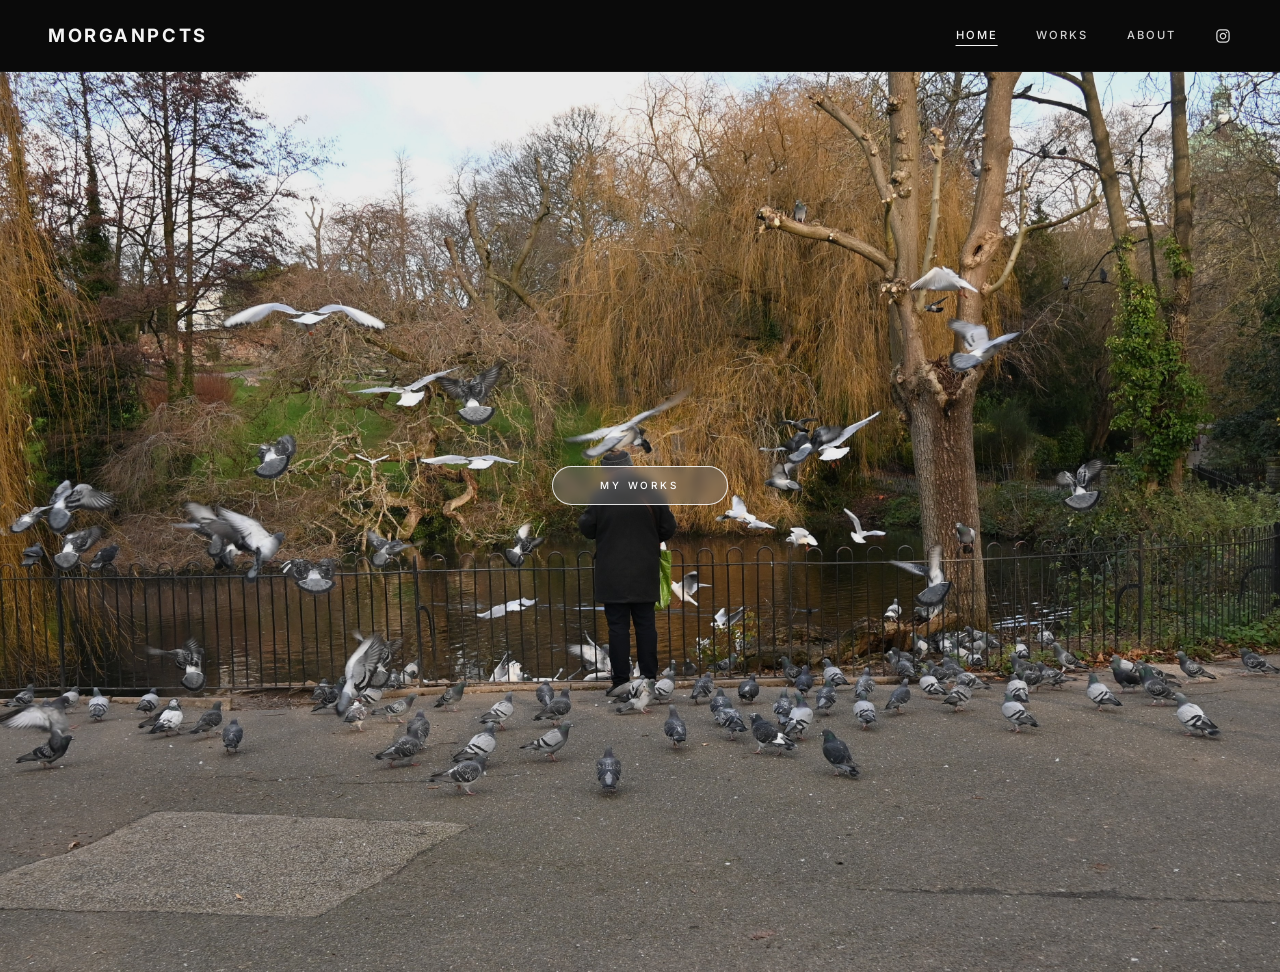
<file: index.html>
<!DOCTYPE html>
<html lang="fr">
  <head>
    <meta charset="UTF-8" />
    <meta name="viewport" content="width=device-width, initial-scale=1.0" />
    <title>morganpcts — Photographie</title>
    <link rel="preconnect" href="https://fonts.googleapis.com" />
    <link rel="preconnect" href="https://fonts.gstatic.com" crossorigin />
    <link
      href="https://fonts.googleapis.com/css2?family=Inter:wght@400;500;600;700&display=swap"
      rel="stylesheet"
    />
    <link rel="stylesheet" href="css/style.css" />
  </head>
  <body>
    <header class="site-header">
      <a href="index.html" class="logo">morganpcts</a>
      <nav class="nav-main">
        <a href="index.html" class="is-active">Home</a>
        <a href="works.html">Works</a>
        <a href="about.html">About</a>
        <a
          href="https://www.instagram.com/morgan_pcts/?hl=fr"
          class="nav-social"
          target="_blank"
          rel="noopener noreferrer"
          aria-label="Instagram"
        >
          <img src="assets/images/instagram.svg" alt="" width="18" height="18" />
        </a>
      </nav>
    </header>

    <main class="hero">
      <img
        class="hero__bg"
        src="assets/images/gm.JPG"
        alt="Portrait — morganpcts"
      />
      <div class="hero__overlay" aria-hidden="true"></div>
      <div class="hero__content">
        <a href="works.html" class="hero__cta">My Works</a>
      </div>
    </main>
  </body>
</html>
</file>
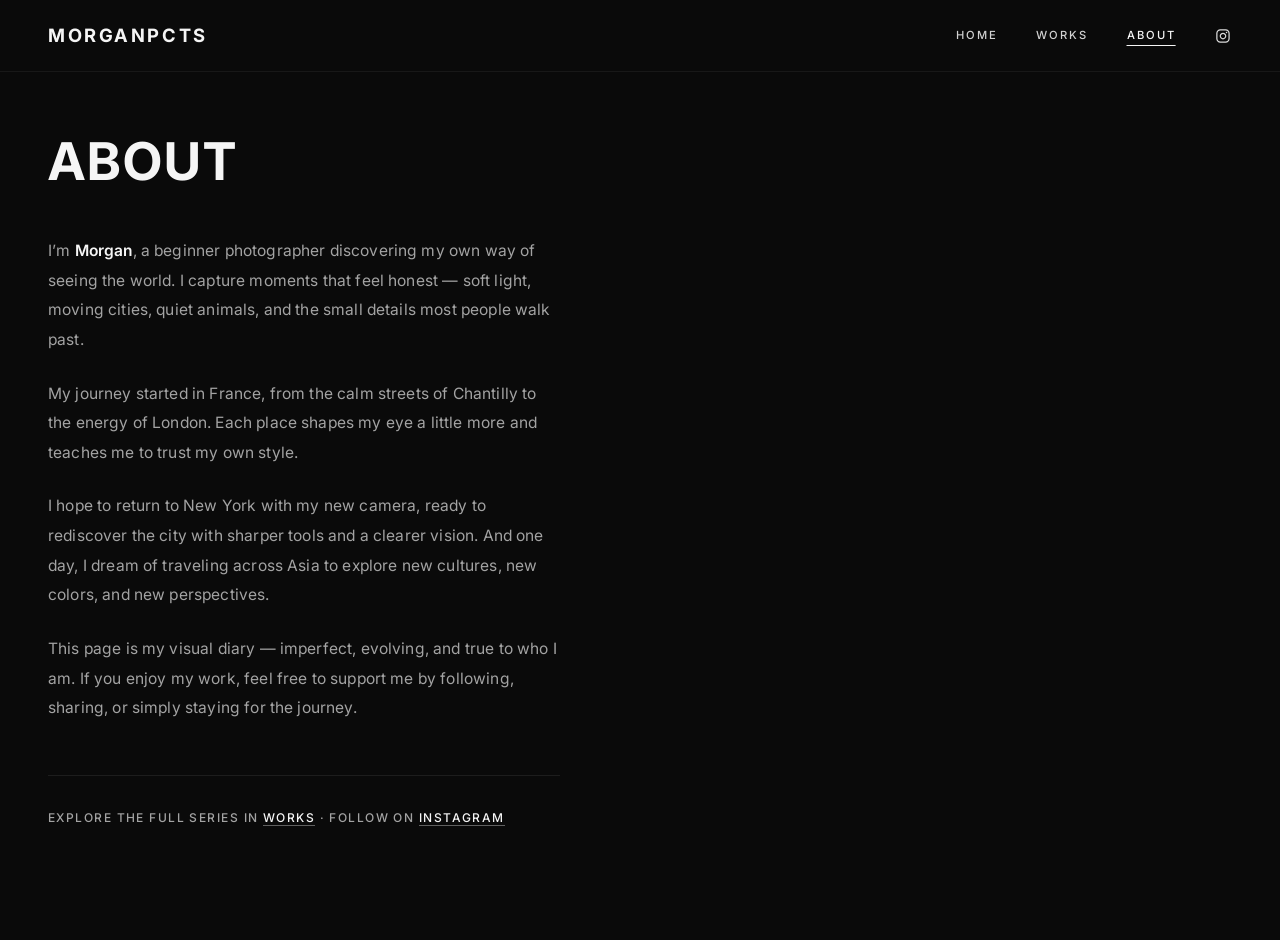
<file: about.html>
<!DOCTYPE html>
<html lang="en">
  <head>
    <meta charset="UTF-8" />
    <meta name="viewport" content="width=device-width, initial-scale=1.0" />
    <title>About — morganpcts</title>
    <link rel="preconnect" href="https://fonts.googleapis.com" />
    <link rel="preconnect" href="https://fonts.gstatic.com" crossorigin />
    <link
      href="https://fonts.googleapis.com/css2?family=Inter:wght@400;500;600;700&display=swap"
      rel="stylesheet"
    />
    <link rel="stylesheet" href="css/style.css" />
  </head>
  <body>
    <header class="site-header">
      <a href="index.html" class="logo">morganpcts</a>
      <nav class="nav-main">
        <a href="index.html">Home</a>
        <a href="works.html">Works</a>
        <a href="about.html" class="is-active">About</a>
        <a
          href="https://www.instagram.com/morgan_pcts/?hl=fr"
          class="nav-social"
          target="_blank"
          rel="noopener noreferrer"
          aria-label="Instagram"
        >
          <img src="assets/images/instagram.svg" alt="" width="18" height="18" />
        </a>
      </nav>
    </header>

    <main class="page-about">
      <header class="page-about__header">
        <h1>About</h1>
      </header>

      <div class="page-about__body">
        <p class="page-about__lead">
          I’m <strong>Morgan</strong>, a beginner photographer discovering my own
          way of seeing the world. I capture moments that feel honest — soft
          light, moving cities, quiet animals, and the small details most people
          walk past.
        </p>

        <p>
          My journey started in France, from the calm streets of Chantilly to the
          energy of London. Each place shapes my eye a little more and teaches me
          to trust my own style.
        </p>

        <p>
          I hope to return to New York with my new camera, ready to rediscover the
          city with sharper tools and a clearer vision. And one day, I dream of
          traveling across Asia to explore new cultures, new colors, and new
          perspectives.
        </p>

        <p>
          This page is my visual diary — imperfect, evolving, and true to who I am.
          If you enjoy my work, feel free to support me by following, sharing, or
          simply staying for the journey.
        </p>
      </div>

      <footer class="page-about__footer">
        <p>
          Explore the full series in
          <a href="works.html">Works</a>
          · Follow on
          <a
            href="https://www.instagram.com/morgan_pcts/?hl=fr"
            target="_blank"
            rel="noopener noreferrer"
            >Instagram</a
          >
        </p>
      </footer>
    </main>
  </body>
</html>
</file>
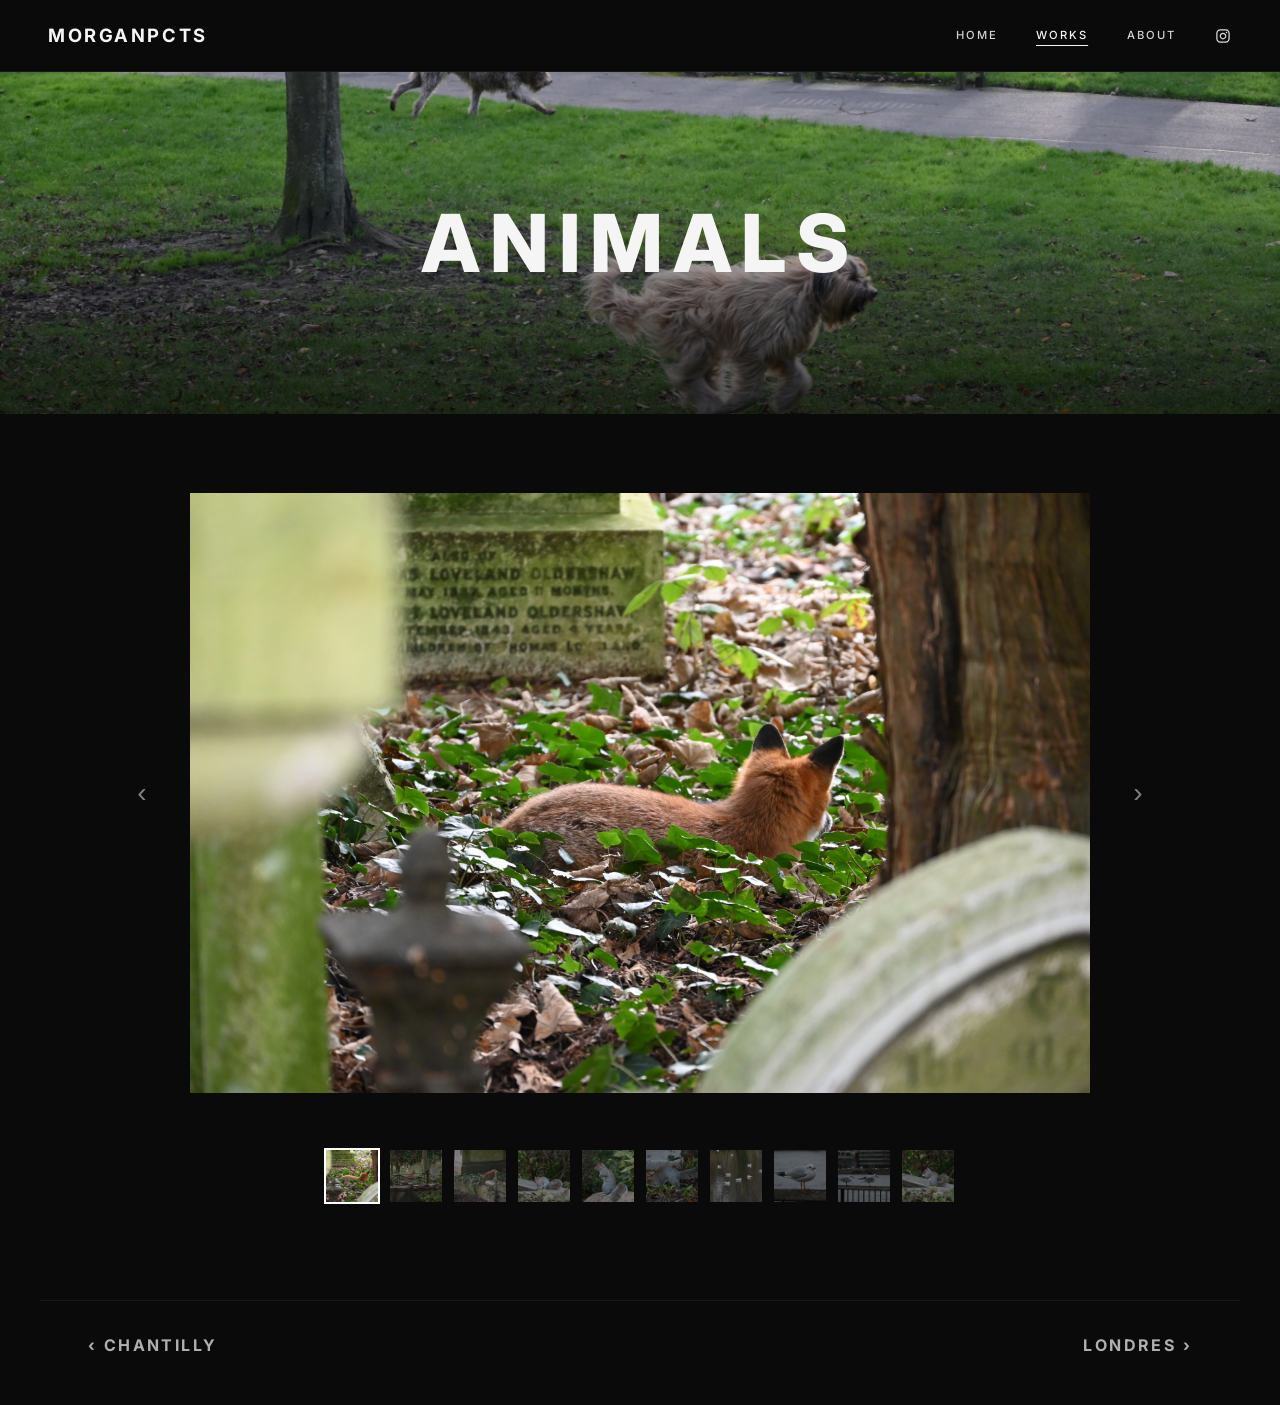
<file: animals.html>
<!DOCTYPE html>
<html lang="fr">
  <head>
    <meta charset="UTF-8" />
    <meta name="viewport" content="width=device-width, initial-scale=1.0" />
    <title>Animals — morganpcts</title>
    <link rel="preconnect" href="https://fonts.googleapis.com" />
    <link rel="preconnect" href="https://fonts.gstatic.com" crossorigin />
    <link
      href="https://fonts.googleapis.com/css2?family=Inter:wght@400;500;600;700&display=swap"
      rel="stylesheet"
    />
    <link rel="stylesheet" href="css/style.css" />
  </head>
  <body>
    <header class="site-header">
      <a href="index.html" class="logo">morganpcts</a>
      <nav class="nav-main">
        <a href="index.html">Home</a>
        <a href="works.html" class="is-active">Works</a>
        <a href="about.html">About</a>
        <a
          href="https://www.instagram.com/morgan_pcts/?hl=fr"
          class="nav-social"
          target="_blank"
          rel="noopener noreferrer"
          aria-label="Instagram"
        >
          <img src="assets/images/instagram.svg" alt="" width="18" height="18" />
        </a>
      </nav>
    </header>

    <section class="project-banner">
      <img src="assets/images/ANIMALS/banniere.JPG" alt="Animals" />
      <div class="project-banner__text">
        <h1 class="project-banner__title">Animals</h1>
      </div>
    </section>

    <section
      class="gallery"
      data-gallery
      data-images='[
        "assets/images/ANIMALS/1.JPG",
        "assets/images/ANIMALS/2.JPG",
        "assets/images/ANIMALS/3.JPG",
        "assets/images/ANIMALS/4.JPG",
        "assets/images/ANIMALS/5.JPG",
        "assets/images/ANIMALS/6.JPG",
        "assets/images/ANIMALS/7.JPG",
        "assets/images/ANIMALS/8.JPG",
        "assets/images/ANIMALS/9.JPG",
        "assets/images/ANIMALS/10.JPG"
      ]'
    >
      <div class="gallery__stage">
        <button type="button" class="gallery__arrow" data-prev aria-label="Photo précédente">&lsaquo;</button>
        <div class="gallery__main">
          <img src="" alt="" />
        </div>
        <button type="button" class="gallery__arrow" data-next aria-label="Photo suivante">&rsaquo;</button>
      </div>
      <div class="gallery__thumbs"></div>
    </section>

    <nav class="project-nav">
      <a href="chantilly.html">&lsaquo; Chantilly</a>
      <a href="londres.html">Londres &rsaquo;</a>
    </nav>

    <script src="js/gallery.js"></script>
  </body>
</html>
</file>
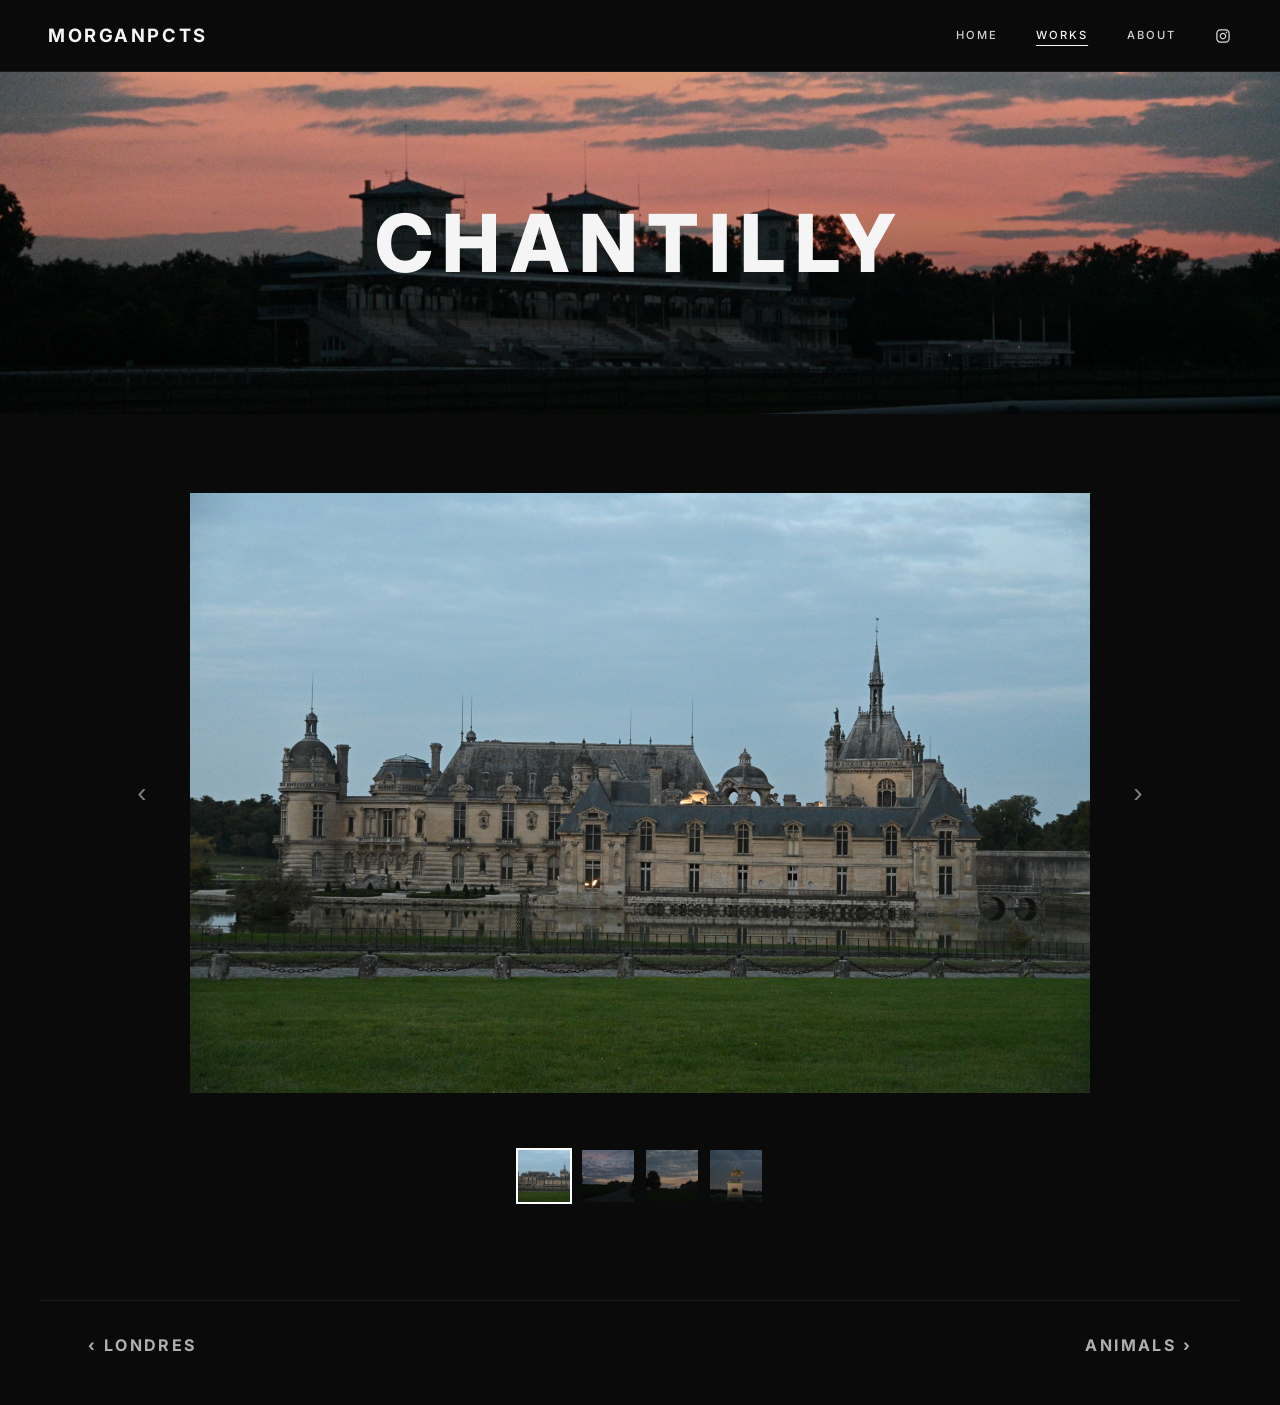
<file: chantilly.html>
<!DOCTYPE html>
<html lang="fr">
  <head>
    <meta charset="UTF-8" />
    <meta name="viewport" content="width=device-width, initial-scale=1.0" />
    <title>Chantilly — morganpcts</title>
    <link rel="preconnect" href="https://fonts.googleapis.com" />
    <link rel="preconnect" href="https://fonts.gstatic.com" crossorigin />
    <link
      href="https://fonts.googleapis.com/css2?family=Inter:wght@400;500;600;700&display=swap"
      rel="stylesheet"
    />
    <link rel="stylesheet" href="css/style.css" />
  </head>
  <body>
    <header class="site-header">
      <a href="index.html" class="logo">morganpcts</a>
      <nav class="nav-main">
        <a href="index.html">Home</a>
        <a href="works.html" class="is-active">Works</a>
        <a href="about.html">About</a>
        <a
          href="https://www.instagram.com/morgan_pcts/?hl=fr"
          class="nav-social"
          target="_blank"
          rel="noopener noreferrer"
          aria-label="Instagram"
        >
          <img src="assets/images/instagram.svg" alt="" width="18" height="18" />
        </a>
      </nav>
    </header>

    <section class="project-banner">
      <img src="assets/images/CHANTILLY/banniere.JPG" alt="Chantilly" />
      <div class="project-banner__text">
        <h1 class="project-banner__title">Chantilly</h1>
      </div>
    </section>

    <section
      class="gallery"
      data-gallery
      data-images='[
        "assets/images/CHANTILLY/1.JPG",
        "assets/images/CHANTILLY/2.JPG",
        "assets/images/CHANTILLY/3.JPG",
        "assets/images/CHANTILLY/4.JPG"
      ]'
    >
      <div class="gallery__stage">
        <button type="button" class="gallery__arrow" data-prev aria-label="Photo précédente">&lsaquo;</button>
        <div class="gallery__main">
          <img src="" alt="" />
        </div>
        <button type="button" class="gallery__arrow" data-next aria-label="Photo suivante">&rsaquo;</button>
      </div>
      <div class="gallery__thumbs"></div>
    </section>

    <nav class="project-nav">
      <a href="londres.html">&lsaquo; Londres</a>
      <a href="animals.html">Animals &rsaquo;</a>
    </nav>

    <script src="js/gallery.js"></script>
  </body>
</html>
</file>
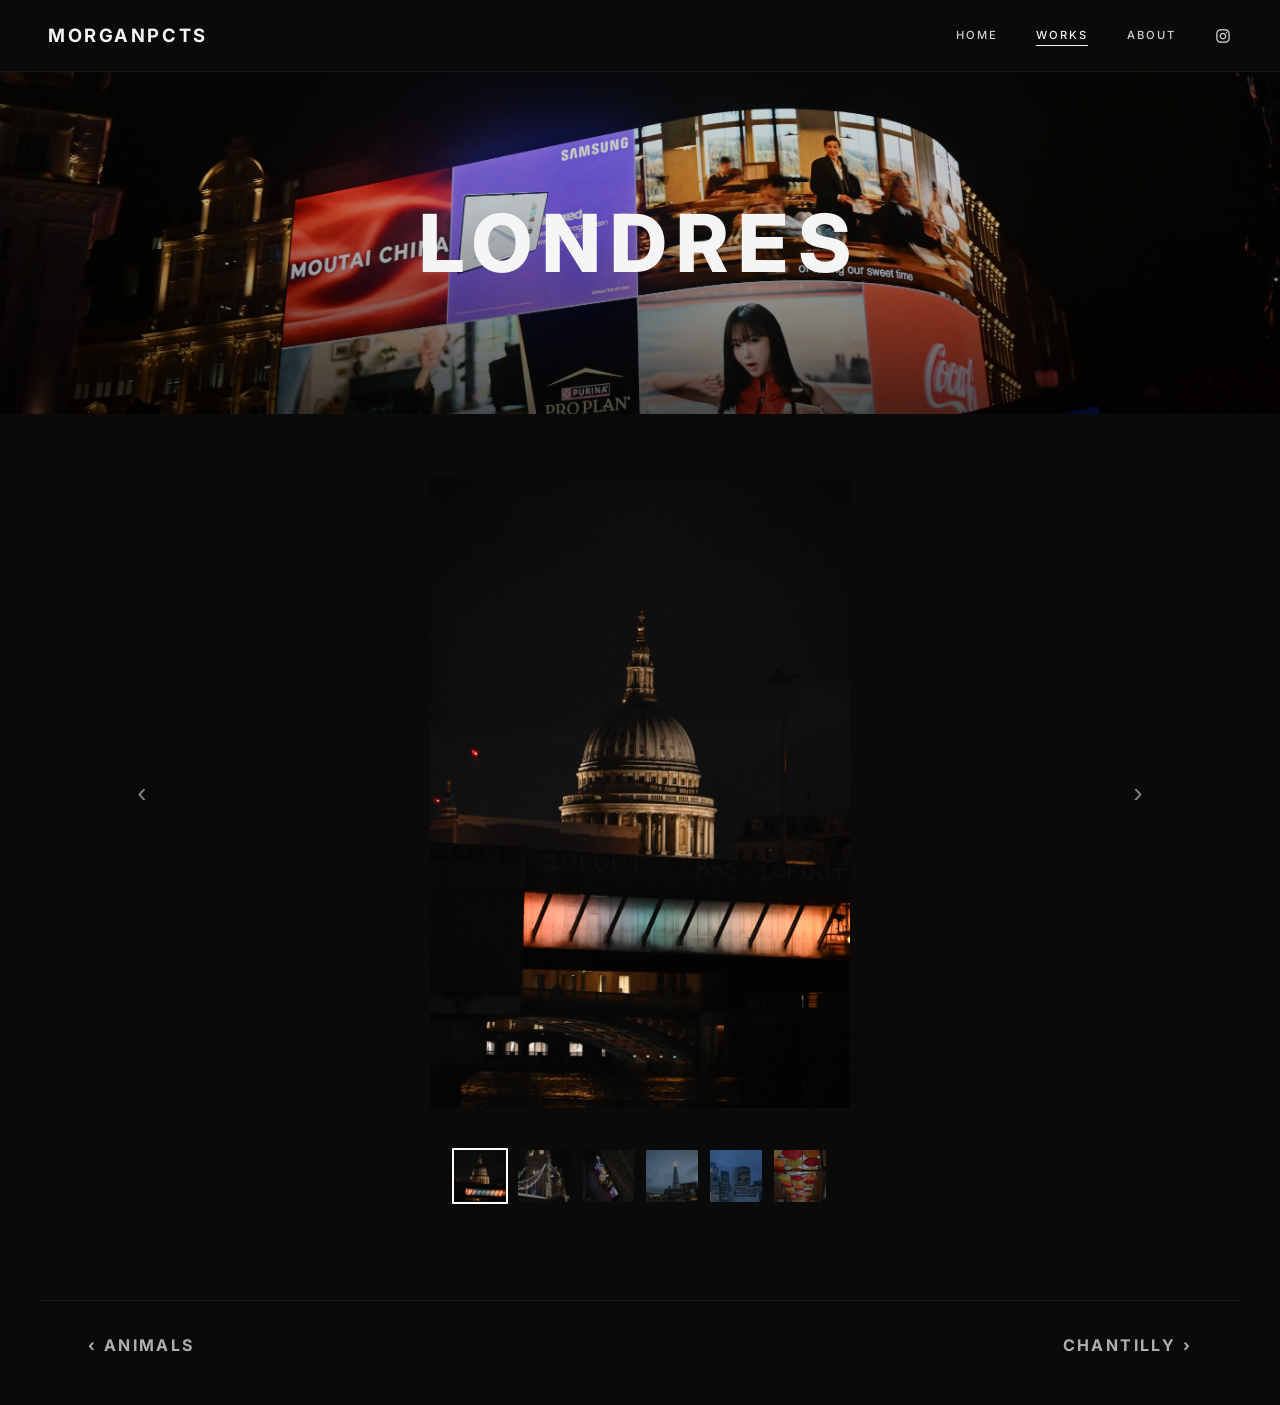
<file: londres.html>
<!DOCTYPE html>
<html lang="fr">
  <head>
    <meta charset="UTF-8" />
    <meta name="viewport" content="width=device-width, initial-scale=1.0" />
    <title>Londres — morganpcts</title>
    <link rel="preconnect" href="https://fonts.googleapis.com" />
    <link rel="preconnect" href="https://fonts.gstatic.com" crossorigin />
    <link
      href="https://fonts.googleapis.com/css2?family=Inter:wght@400;500;600;700&display=swap"
      rel="stylesheet"
    />
    <link rel="stylesheet" href="css/style.css" />
  </head>
  <body>
    <header class="site-header">
      <a href="index.html" class="logo">morganpcts</a>
      <nav class="nav-main">
        <a href="index.html">Home</a>
        <a href="works.html" class="is-active">Works</a>
        <a href="about.html">About</a>
        <a
          href="https://www.instagram.com/morgan_pcts/?hl=fr"
          class="nav-social"
          target="_blank"
          rel="noopener noreferrer"
          aria-label="Instagram"
        >
          <img src="assets/images/instagram.svg" alt="" width="18" height="18" />
        </a>
      </nav>
    </header>

    <section class="project-banner project-banner--londres">
      <img src="assets/images/LONDRES/banniere.JPG" alt="Londres" />
      <div class="project-banner__text">
        <h1 class="project-banner__title">Londres</h1>
      </div>
    </section>

    <section
      class="gallery"
      data-gallery
      data-images='[
        "assets/images/LONDRES/1.JPG",
        "assets/images/LONDRES/2.JPG",
        "assets/images/LONDRES/3.JPG",
        "assets/images/LONDRES/4.JPG",
        "assets/images/LONDRES/5.JPG",
        "assets/images/LONDRES/6.JPG"
      ]'
    >
      <div class="gallery__stage">
        <button type="button" class="gallery__arrow" data-prev aria-label="Photo précédente">&lsaquo;</button>
        <div class="gallery__main">
          <img src="" alt="" />
        </div>
        <button type="button" class="gallery__arrow" data-next aria-label="Photo suivante">&rsaquo;</button>
      </div>
      <div class="gallery__thumbs"></div>
    </section>

    <nav class="project-nav">
      <a href="animals.html">&lsaquo; Animals</a>
      <a href="chantilly.html">Chantilly &rsaquo;</a>
    </nav>

    <script src="js/gallery.js"></script>
  </body>
</html>
</file>
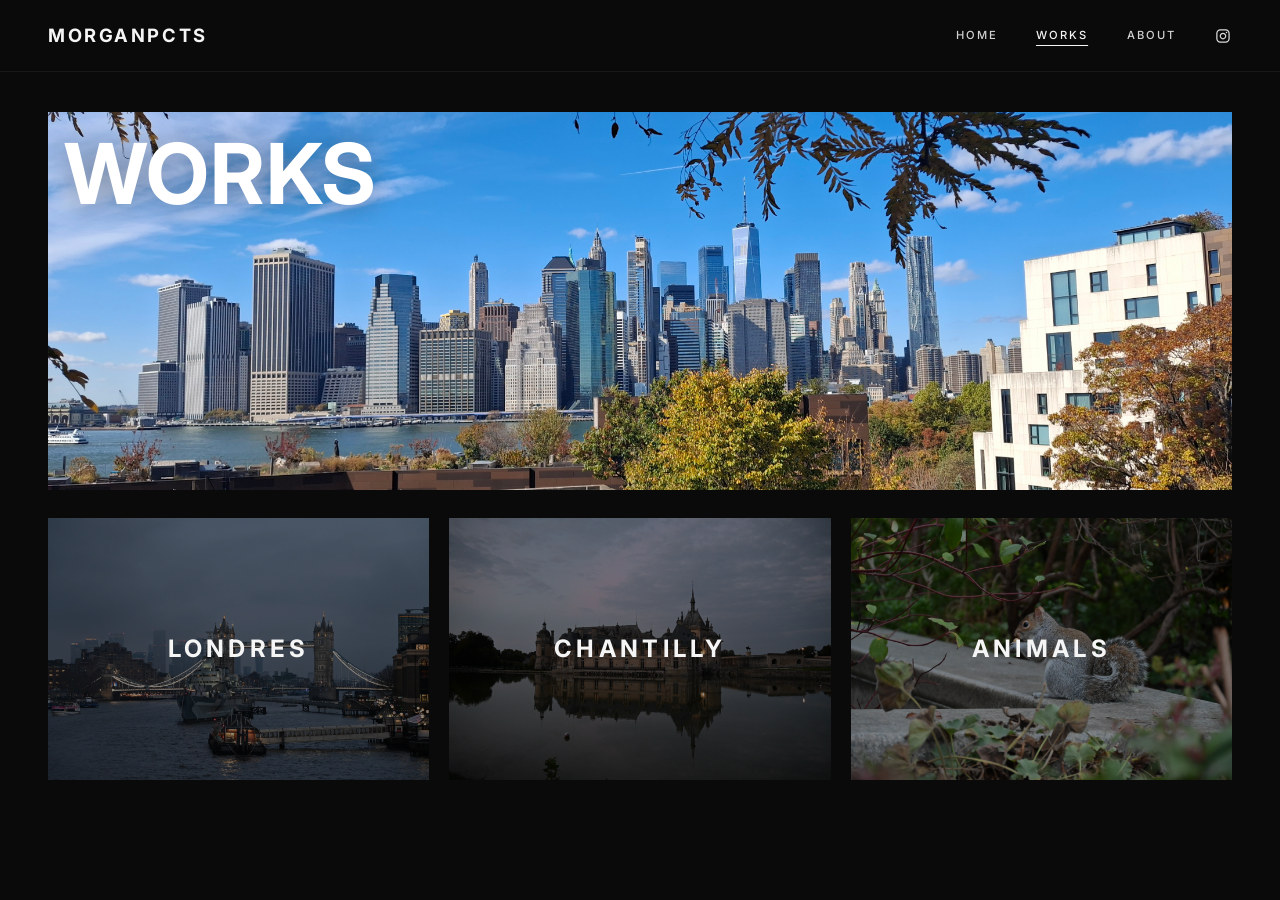
<file: works.html>
<!DOCTYPE html>
<html lang="fr">
  <head>
    <meta charset="UTF-8" />
    <meta name="viewport" content="width=device-width, initial-scale=1.0" />
    <title>Works — morganpcts</title>
    <link rel="preconnect" href="https://fonts.googleapis.com" />
    <link rel="preconnect" href="https://fonts.gstatic.com" crossorigin />
    <link
      href="https://fonts.googleapis.com/css2?family=Inter:wght@400;500;600;700&display=swap"
      rel="stylesheet"
    />
    <link rel="stylesheet" href="css/style.css" />
  </head>
  <body>
    <header class="site-header">
      <a href="index.html" class="logo">morganpcts</a>
      <nav class="nav-main">
        <a href="index.html">Home</a>
        <a href="works.html" class="is-active">Works</a>
        <a href="about.html">About</a>
        <a
          href="https://www.instagram.com/morgan_pcts/?hl=fr"
          class="nav-social"
          target="_blank"
          rel="noopener noreferrer"
          aria-label="Instagram"
        >
          <img src="assets/images/instagram.svg" alt="" width="18" height="18" />
        </a>
      </nav>
    </header>

    <main class="page-works">
      <div class="page-works__inner">
        <section class="works-hero">
          <img src="assets/images/works.jpg" alt="" />
          <div class="works-hero__overlay">
            <h1 class="works-hero__title">Works</h1>
          </div>
        </section>

        <div class="works-grid">
          <a href="londres.html" class="works-card">
            <img src="assets/images/bannierelondres.JPG" alt="Londres" />
            <span class="works-card__label">Londres</span>
          </a>
          <a href="chantilly.html" class="works-card">
            <img src="assets/images/bannierechantilly.JPG" alt="Chantilly" />
            <span class="works-card__label">Chantilly</span>
          </a>
          <a href="animals.html" class="works-card">
            <img src="assets/images/banniereanimals.JPG" alt="Animals" />
            <span class="works-card__label">Animals</span>
          </a>
        </div>
      </div>
    </main>
  </body>
</html>
</file>
<file: css/style.css>
*,
*::before,
*::after {
  box-sizing: border-box;
  margin: 0;
  padding: 0;
}

:root {
  --bg: #0a0a0a;
  --text: #f5f5f5;
  --muted: #a3a3a3;
  --accent: #ffffff;
  --overlay: rgba(0, 0, 0, 0.45);
  --header-h: 72px;
  --font-display: "Inter", "Helvetica Neue", Arial, sans-serif;
  --font-body: "Inter", "Helvetica Neue", Arial, sans-serif;
  --ease: cubic-bezier(0.4, 0, 0.2, 1);
}

html {
  scroll-behavior: smooth;
}

body {
  font-family: var(--font-body);
  background: var(--bg);
  color: var(--text);
  line-height: 1.5;
  min-height: 100vh;
}

a {
  color: inherit;
  text-decoration: none;
}

img {
  display: block;
  max-width: 100%;
  height: auto;
}

/* ——— Header ——— */
.site-header {
  position: fixed;
  top: 0;
  left: 0;
  right: 0;
  z-index: 100;
  height: var(--header-h);
  display: flex;
  align-items: center;
  justify-content: space-between;
  padding: 0 clamp(1.25rem, 4vw, 3rem);
  background: var(--bg);
  border-bottom: 1px solid rgba(255, 255, 255, 0.06);
}

.logo {
  font-family: var(--font-display);
  font-size: clamp(0.95rem, 2.2vw, 1.15rem);
  font-weight: 700;
  letter-spacing: 0.14em;
  text-transform: uppercase;
}

.nav-main {
  display: flex;
  align-items: center;
  gap: clamp(1.25rem, 3vw, 2.5rem);
}

.nav-main a {
  font-size: 0.7rem;
  font-weight: 500;
  letter-spacing: 0.18em;
  text-transform: uppercase;
  opacity: 0.85;
  transition: opacity 0.25s var(--ease);
}

.nav-main a:hover,
.nav-main a.is-active {
  opacity: 1;
}

.nav-main a.is-active {
  text-decoration: underline;
  text-underline-offset: 6px;
  text-decoration-thickness: 1px;
}

.nav-social {
  display: flex;
  align-items: center;
  color: var(--text);
  opacity: 0.85;
  line-height: 0;
  transition: opacity 0.25s var(--ease);
}

.nav-social:hover {
  opacity: 1;
}

.nav-social img {
  width: 18px;
  height: 18px;
  display: block;
  filter: brightness(0) invert(1);
}

/* ——— Home hero ——— */
.hero {
  position: relative;
  min-height: 100vh;
  margin-top: var(--header-h);
  overflow: hidden;
}

.hero__bg {
  position: absolute;
  inset: 0;
  width: 100%;
  height: 100%;
  object-fit: cover;
  object-position: center center;
}

.hero__overlay {
  position: absolute;
  inset: 0;
  background: rgba(0, 0, 0, 0.08);
}

.hero__content {
  position: relative;
  z-index: 2;
  min-height: calc(100vh - var(--header-h));
  display: flex;
  align-items: center;
  justify-content: center;
  padding: 0;
}

.hero__cta {
  display: inline-flex;
  align-items: center;
  justify-content: center;
  min-width: 11rem;
  padding: 0.7rem 2.5rem;
  border-radius: 999px;
  border: 1px solid rgba(255, 255, 255, 0.85);
  background: rgba(140, 140, 140, 0.35);
  backdrop-filter: blur(4px);
  font-family: var(--font-body);
  font-size: 0.62rem;
  font-weight: 500;
  letter-spacing: 0.28em;
  text-transform: uppercase;
  color: #fff;
  transition: background 0.3s var(--ease), border-color 0.3s var(--ease);
}

.hero__cta:hover {
  background: rgba(160, 160, 160, 0.45);
  border-color: #fff;
}

/* ——— Works listing ——— */
.page-works {
  padding-top: var(--header-h);
  padding-bottom: clamp(2.5rem, 6vw, 4rem);
  min-height: 100vh;
}

.page-works__inner {
  padding: clamp(1.5rem, 4vw, 2.5rem) clamp(1.25rem, 4vw, 3rem) 0;
}

.works-hero {
  position: relative;
  width: 100%;
  height: clamp(280px, 42vh, 420px);
  margin-bottom: clamp(1.25rem, 2.5vw, 1.75rem);
  overflow: hidden;
}

.works-hero img {
  width: 100%;
  height: 100%;
  object-fit: cover;
  object-position: center 42%;
}

.works-hero__overlay {
  position: absolute;
  inset: 0;
  z-index: 2;
  display: flex;
  align-items: flex-start;
  padding: clamp(1rem, 2.5vw, 1.5rem) 0 0 clamp(0.5rem, 2vw, 1rem);
  pointer-events: none;
}

.works-hero__title {
  margin: 0;
  font-family: var(--font-display);
  font-size: clamp(3rem, 8.5vw, 5.25rem);
  font-weight: 700;
  line-height: 0.9;
  letter-spacing: 0.01em;
  text-transform: uppercase;
  color: #fff;
  text-shadow: 0 1px 28px rgba(0, 0, 0, 0.35);
}

.works-grid {
  display: grid;
  grid-template-columns: repeat(3, 1fr);
  gap: clamp(14px, 1.8vw, 20px);
  width: 100%;
}

@media (max-width: 900px) {
  .works-grid {
    grid-template-columns: 1fr;
    gap: clamp(12px, 3vw, 16px);
  }
}

.works-card {
  position: relative;
  aspect-ratio: 16 / 11;
  overflow: hidden;
  display: block;
}

.works-card img {
  width: 100%;
  height: 100%;
  object-fit: cover;
  transition: transform 0.6s var(--ease);
}

.works-card::after {
  content: "";
  position: absolute;
  inset: 0;
  background: var(--overlay);
  transition: background 0.4s var(--ease);
}

.works-card:hover img {
  transform: scale(1.04);
}

.works-card:hover::after {
  background: rgba(0, 0, 0, 0.3);
}

.works-card__label {
  position: absolute;
  inset: 0;
  z-index: 2;
  display: flex;
  align-items: center;
  justify-content: center;
  font-family: var(--font-display);
  font-size: clamp(1.1rem, 2.2vw, 1.5rem);
  font-weight: 700;
  letter-spacing: 0.18em;
  text-transform: uppercase;
}

/* ——— Project page ——— */
.project-banner {
  position: relative;
  margin-top: var(--header-h);
  height: clamp(220px, 38vh, 380px);
  overflow: hidden;
}

.project-banner img {
  width: 100%;
  height: 100%;
  object-fit: cover;
  object-position: center center;
}

.project-banner--londres img {
  object-position: center 78%;
}

.project-banner::after {
  content: "";
  position: absolute;
  inset: 0;
  background: linear-gradient(
    to top,
    rgba(0, 0, 0, 0.7) 0%,
    rgba(0, 0, 0, 0.25) 60%,
    rgba(0, 0, 0, 0.15) 100%
  );
}

.project-banner__text {
  position: absolute;
  inset: 0;
  z-index: 2;
  display: flex;
  flex-direction: column;
  align-items: center;
  justify-content: center;
  text-align: center;
}

.project-banner__title {
  font-family: var(--font-display);
  font-size: clamp(2.5rem, 10vw, 5rem);
  font-weight: 800;
  letter-spacing: 0.12em;
  text-transform: uppercase;
  line-height: 1;
}

.project-banner__year {
  margin-top: 0.5rem;
  font-size: 0.75rem;
  font-weight: 400;
  letter-spacing: 0.35em;
  text-transform: uppercase;
  color: var(--muted);
}

/* ——— Gallery / slideshow ——— */
.gallery {
  padding: clamp(2rem, 5vw, 4rem) clamp(1rem, 4vw, 3rem) 6rem;
  max-width: 1200px;
  margin: 0 auto;
}

.gallery__stage {
  position: relative;
  display: flex;
  align-items: center;
  justify-content: center;
  gap: clamp(0.5rem, 2vw, 1.5rem);
  min-height: min(70vh, 720px);
}

.gallery__main {
  flex: 1;
  max-width: min(900px, 85vw);
  max-height: min(70vh, 720px);
  display: flex;
  align-items: center;
  justify-content: center;
}

.gallery__main img {
  max-width: 100%;
  max-height: min(70vh, 720px);
  width: auto;
  height: auto;
  object-fit: contain;
  opacity: 0;
  transition: opacity 0.35s var(--ease);
}

.gallery__main img.is-visible {
  opacity: 1;
}

.gallery__arrow {
  flex-shrink: 0;
  width: 48px;
  height: 48px;
  display: flex;
  align-items: center;
  justify-content: center;
  background: none;
  border: none;
  color: var(--text);
  font-size: 1.75rem;
  font-weight: 200;
  cursor: pointer;
  opacity: 0.5;
  transition: opacity 0.25s var(--ease);
  padding: 0;
}

.gallery__arrow:hover {
  opacity: 1;
}

.gallery__thumbs {
  display: flex;
  flex-wrap: wrap;
  justify-content: center;
  gap: 8px;
  margin-top: clamp(1.5rem, 4vw, 2.5rem);
  padding: 0 1rem;
}

.gallery__thumb {
  width: 56px;
  height: 56px;
  padding: 0;
  border: 2px solid transparent;
  background: none;
  cursor: pointer;
  overflow: hidden;
  opacity: 0.55;
  transition: opacity 0.25s var(--ease), border-color 0.25s var(--ease);
}

.gallery__thumb img {
  width: 100%;
  height: 100%;
  object-fit: cover;
}

.gallery__thumb:hover,
.gallery__thumb.is-active {
  opacity: 1;
}

.gallery__thumb.is-active {
  border-color: var(--accent);
}

/* ——— Project nav footer ——— */
.project-nav {
  display: flex;
  justify-content: space-between;
  align-items: center;
  padding: 2rem clamp(1.25rem, 4vw, 3rem) 3rem;
  border-top: 1px solid rgba(255, 255, 255, 0.06);
  max-width: 1200px;
  margin: 0 auto;
}

.project-nav a {
  font-family: var(--font-display);
  font-size: clamp(0.85rem, 2vw, 1rem);
  font-weight: 700;
  letter-spacing: 0.15em;
  text-transform: uppercase;
  opacity: 0.7;
  transition: opacity 0.25s var(--ease);
}

.project-nav a:hover {
  opacity: 1;
}

/* ——— About ——— */
.page-about {
  padding: calc(var(--header-h) + clamp(2.5rem, 6vw, 4rem))
    clamp(1.25rem, 4vw, 3rem) clamp(4rem, 10vw, 7rem);
  max-width: 38rem;
}

.page-about__header {
  margin-bottom: clamp(2rem, 5vw, 3rem);
}

.page-about h1 {
  font-family: var(--font-display);
  font-size: clamp(2.25rem, 5vw, 3.25rem);
  font-weight: 700;
  line-height: 1;
  letter-spacing: 0.04em;
  text-transform: uppercase;
}

.page-about__body {
  display: flex;
  flex-direction: column;
  gap: clamp(1.15rem, 2.5vw, 1.5rem);
}

.page-about__lead {
  font-size: clamp(1.02rem, 2vw, 1.125rem);
  font-weight: 400;
  line-height: 1.85;
  color: var(--text);
}

.page-about__body p {
  margin: 0;
  font-size: clamp(0.9rem, 1.8vw, 0.975rem);
  font-weight: 400;
  line-height: 1.9;
  color: var(--muted);
  letter-spacing: 0.01em;
}

.page-about strong {
  color: var(--text);
  font-weight: 600;
}

.page-about__footer {
  margin-top: clamp(2.25rem, 5vw, 3.25rem);
  padding-top: clamp(1.5rem, 3vw, 2rem);
  border-top: 1px solid rgba(255, 255, 255, 0.08);
}

.page-about__footer p {
  margin: 0;
  font-size: 0.75rem;
  font-weight: 500;
  letter-spacing: 0.12em;
  text-transform: uppercase;
  color: var(--muted);
  line-height: 1.7;
}

.page-about a {
  color: var(--text);
  text-decoration: none;
  border-bottom: 1px solid rgba(255, 255, 255, 0.35);
  transition: border-color 0.25s var(--ease), color 0.25s var(--ease);
}

.page-about a:hover {
  border-color: #fff;
}
</file>
